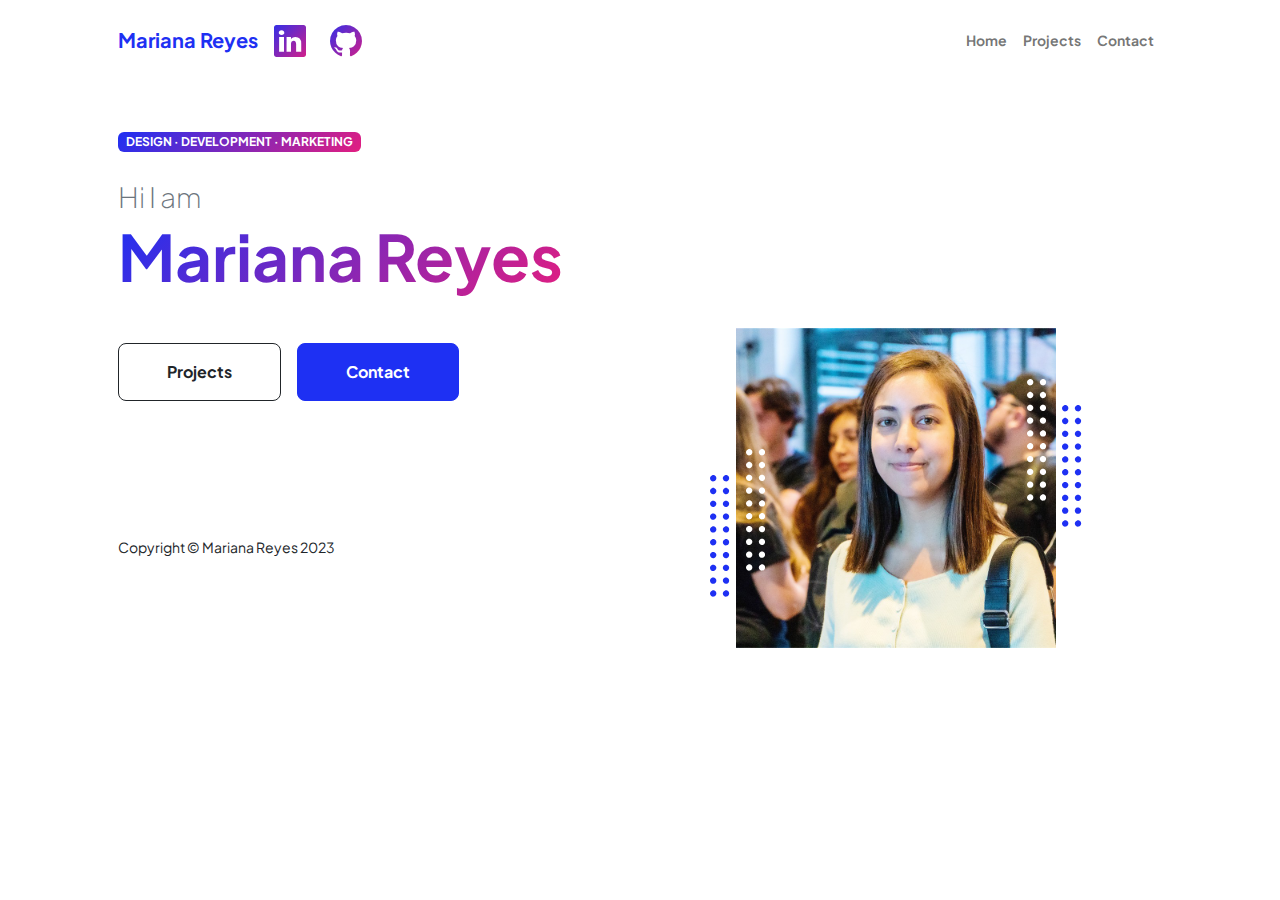
<file: index.html>
<!DOCTYPE html>
<html lang="en">
    <head>
        <meta charset="utf-8" />
        <meta name="viewport" content="width=device-width, initial-scale=1, shrink-to-fit=no" />
        <meta name="description" content="" />
        <meta name="author" content="" />
        <title>Mariana Reyes - Home</title>
        <!-- Favicon-->
        <link rel="icon" type="image/x-icon" href="assets/favicon.ico" />
        <!-- Custom Google font-->
        <link rel="preconnect" href="https://fonts.googleapis.com" />
        <link rel="preconnect" href="https://fonts.gstatic.com" crossorigin />
        <link href="https://fonts.googleapis.com/css2?family=Plus+Jakarta+Sans:wght@100;200;300;400;500;600;700;800;900&amp;display=swap" rel="stylesheet" />
        <!-- Bootstrap icons-->
        <link href="https://cdn.jsdelivr.net/npm/bootstrap-icons@1.8.1/font/bootstrap-icons.css" rel="stylesheet" />
        <!-- Core theme CSS (includes Bootstrap)-->
        <link href="css/styles.css" rel="stylesheet" />
    </head>
    <body class="d-flex flex-column h-100">
        <main class="flex-shrink-0">
            <!-- Navigation-->
            <nav class="navbar navbar-expand-lg navbar-light bg-white py-3">
                <div class="container px-5">
                    <a class="navbar-brand" href="index.html"><span class="fw-bolder text-primary">Mariana Reyes</span></a>
                    <div class="d-flex justify-content-center fs-2 gap-4">
                        <a class="text-gradient" href="https://www.linkedin.com/in/marianareyess01/"><i class="bi bi-linkedin"></i></a>
                        <a class="text-gradient" href="https://github.com/marykings01"><i class="bi bi-github"></i></a>
                    </div>
                    <button class="navbar-toggler" type="button" data-bs-toggle="collapse" data-bs-target="#navbarSupportedContent" aria-controls="navbarSupportedContent" aria-expanded="false" aria-label="Toggle navigation"><span class="navbar-toggler-icon"></span></button>
                    <div class="collapse navbar-collapse" id="navbarSupportedContent">
                        <ul class="navbar-nav ms-auto mb-2 mb-lg-0 small fw-bolder">
                            <li class="nav-item"><a class="nav-link" href="index.html">Home</a></li>
                            <li class="nav-item"><a class="nav-link" href="projects.html">Projects</a></li>
                            <li class="nav-item"><a class="nav-link" href="contact.html">Contact</a></li>
                        </ul>
                    </div>
                </div>
            </nav>
           <!-- Header-->
<header class="py-5">
    <div class="container px-5 pb-5">
        <div class="row gx-5 align-items-center justify-content-center">
            <div style="display: flex; flex-direction: row;">
                <div class="col-xxl-5">
                    <!-- Header text content-->
                    <div class="text-start">
                        <div class="badge bg-gradient-primary-to-secondary text-white mb-4">
                            <div class="text-uppercase">Design &middot; Development &middot; Marketing</div>
                        </div>
                        <div class="fs-3 fw-light text-muted">Hi I am</div>
                        <h1 class="display-3 fw-bolder mb-5"><span class="text-gradient d-inline">Mariana Reyes</span></h1>
                        <div class="d-grid gap-3 d-sm-flex justify-content-sm-start justify-content-xxl-start mb-3">
                            <a class="btn btn-outline-dark btn-lg px-5 py-3 fs-6 fw-bolder" href="projects.html">Projects</a>
                            <a class="btn btn-primary btn-lg px-5 py-3 me-sm-3 fs-6 fw-bolder" href="contact.html">Contact</a>
                        </div>
                    </div>
                </div>
                <div class="col-xxl-7" style="margin-left: 30px;">
                    <!-- Header profile picture-->
                    <div class="d-flex justify-content-center mt-5 mt-xxl-0">
                        <div class="profile bg-gradient-primary-to-secondary">
                            <!-- TIP: For best results, use a photo with a transparent background like the demo example below-->
                            <!-- Watch a tutorial on how to do this on YouTube (link)-->
                            <img class="profile-img" src="assets/mariana.jpg" alt="..." />
                            <div class="dots-1">
                                        <!-- SVG Dots-->
                                        <svg version="1.1" xmlns="http://www.w3.org/2000/svg" xmlns:xlink="http://www.w3.org/1999/xlink" x="0px" y="0px" viewBox="0 0 191.6 1215.4" style="enable-background: new 0 0 191.6 1215.4" xml:space="preserve">
                                            <g transform="translate(0.000000,1280.000000) scale(0.100000,-0.100000)">
                                                <path d="M227.7,12788.6c-105-35-200-141-222-248c-43-206,163-412,369-369c155,32,275,190,260,339c-11,105-90,213-190,262        C383.7,12801.6,289.7,12808.6,227.7,12788.6z"></path>
                                                <path d="M1507.7,12788.6c-151-50-253-216-222-362c25-119,136-230,254-255c194-41,395,142,375,339c-11,105-90,213-190,262        C1663.7,12801.6,1569.7,12808.6,1507.7,12788.6z"></path>
                                                <path d="M227.7,11508.6c-105-35-200-141-222-248c-43-206,163-412,369-369c155,32,275,190,260,339c-11,105-90,213-190,262        C383.7,11521.6,289.7,11528.6,227.7,11508.6z"></path>
                                                <path d="M1507.7,11508.6c-151-50-253-216-222-362c25-119,136-230,254-255c194-41,395,142,375,339c-11,105-90,213-190,262        C1663.7,11521.6,1569.7,11528.6,1507.7,11508.6z"></path>
                                                <path d="M227.7,10228.6c-105-35-200-141-222-248c-43-206,163-412,369-369c155,32,275,190,260,339c-11,105-90,213-190,262        C383.7,10241.6,289.7,10248.6,227.7,10228.6z"></path>
                                                <path d="M1507.7,10228.6c-105-35-200-141-222-248c-43-206,163-412,369-369c155,32,275,190,260,339c-11,105-90,213-190,262        C1663.7,10241.6,1569.7,10248.6,1507.7,10228.6z"></path>
                                                <path d="M227.7,8948.6c-105-35-200-141-222-248c-43-206,163-412,369-369c155,32,275,190,260,339c-11,105-90,213-190,262        C383.7,8961.6,289.7,8968.6,227.7,8948.6z"></path>
                                                <path d="M1507.7,8948.6c-105-35-200-141-222-248c-43-206,163-412,369-369c155,32,275,190,260,339c-11,105-90,213-190,262        C1663.7,8961.6,1569.7,8968.6,1507.7,8948.6z"></path>
                                                <path d="M227.7,7668.6c-105-35-200-141-222-248c-43-206,163-412,369-369c155,32,275,190,260,339c-11,105-90,213-190,262        C383.7,7681.6,289.7,7688.6,227.7,7668.6z"></path>
                                                <path d="M1507.7,7668.6c-105-35-200-141-222-248c-43-206,163-412,369-369c155,32,275,190,260,339c-11,105-90,213-190,262        C1663.7,7681.6,1569.7,7688.6,1507.7,7668.6z"></path>
                                                <path d="M227.7,6388.6c-105-35-200-141-222-248c-43-206,163-412,369-369c155,32,275,190,260,339c-11,105-90,213-190,262        C383.7,6401.6,289.7,6408.6,227.7,6388.6z"></path>
                                                <path d="M1507.7,6388.6c-105-35-200-141-222-248c-43-206,163-412,369-369c155,32,275,190,260,339c-11,105-90,213-190,262        C1663.7,6401.6,1569.7,6408.6,1507.7,6388.6z"></path>
                                                <path d="M227.7,5108.6c-105-35-200-141-222-248c-43-206,163-412,369-369c155,32,275,190,260,339c-11,105-90,213-190,262        C383.7,5121.6,289.7,5128.6,227.7,5108.6z"></path>
                                                <path d="M1507.7,5108.6c-105-35-200-141-222-248c-43-206,163-412,369-369c155,32,275,190,260,339c-11,105-90,213-190,262        C1663.7,5121.6,1569.7,5128.6,1507.7,5108.6z"></path>
                                                <path d="M227.7,3828.6c-105-35-200-141-222-248c-43-206,163-412,369-369c155,32,275,190,260,339c-11,105-90,213-190,262        C383.7,3841.6,289.7,3848.6,227.7,3828.6z"></path>
                                                <path d="M1507.7,3828.6c-105-35-200-141-222-248c-43-206,163-412,369-369c155,32,275,190,260,339c-11,105-90,213-190,262        C1663.7,3841.6,1569.7,3848.6,1507.7,3828.6z"></path>
                                                <path d="M227.7,2548.6c-105-35-200-141-222-248c-43-206,163-412,369-369c155,32,275,190,260,339c-11,105-90,213-190,262        C383.7,2561.6,289.7,2568.6,227.7,2548.6z"></path>
                                                <path d="M1507.7,2548.6c-105-35-200-141-222-248c-43-206,163-412,369-369c155,32,275,190,260,339c-11,105-90,213-190,262        C1663.7,2561.6,1569.7,2568.6,1507.7,2548.6z"></path>
                                                <path d="M227.7,1268.6c-105-35-200-141-222-248c-43-206,163-412,369-369c155,32,275,190,260,339c-11,105-90,213-190,262        C383.7,1281.6,289.7,1288.6,227.7,1268.6z"></path>
                                                <path d="M1507.7,1268.6c-105-35-200-141-222-248c-43-206,163-412,369-369c155,32,275,190,260,339c-11,105-90,213-190,262        C1663.7,1281.6,1569.7,1288.6,1507.7,1268.6z"></path>
                                            </g>
                                        </svg>
                                        <!-- END of SVG dots-->
                                    </div>
                                    <div class="dots-2">
                                        <!-- SVG Dots-->
                                        <svg version="1.1" xmlns="http://www.w3.org/2000/svg" xmlns:xlink="http://www.w3.org/1999/xlink" x="0px" y="0px" viewBox="0 0 191.6 1215.4" style="enable-background: new 0 0 191.6 1215.4" xml:space="preserve">
                                            <g transform="translate(0.000000,1280.000000) scale(0.100000,-0.100000)">
                                                <path d="M227.7,12788.6c-105-35-200-141-222-248c-43-206,163-412,369-369c155,32,275,190,260,339c-11,105-90,213-190,262        C383.7,12801.6,289.7,12808.6,227.7,12788.6z"></path>
                                                <path d="M1507.7,12788.6c-151-50-253-216-222-362c25-119,136-230,254-255c194-41,395,142,375,339c-11,105-90,213-190,262        C1663.7,12801.6,1569.7,12808.6,1507.7,12788.6z"></path>
                                                <path d="M227.7,11508.6c-105-35-200-141-222-248c-43-206,163-412,369-369c155,32,275,190,260,339c-11,105-90,213-190,262        C383.7,11521.6,289.7,11528.6,227.7,11508.6z"></path>
                                                <path d="M1507.7,11508.6c-151-50-253-216-222-362c25-119,136-230,254-255c194-41,395,142,375,339c-11,105-90,213-190,262        C1663.7,11521.6,1569.7,11528.6,1507.7,11508.6z"></path>
                                                <path d="M227.7,10228.6c-105-35-200-141-222-248c-43-206,163-412,369-369c155,32,275,190,260,339c-11,105-90,213-190,262        C383.7,10241.6,289.7,10248.6,227.7,10228.6z"></path>
                                                <path d="M1507.7,10228.6c-105-35-200-141-222-248c-43-206,163-412,369-369c155,32,275,190,260,339c-11,105-90,213-190,262        C1663.7,10241.6,1569.7,10248.6,1507.7,10228.6z"></path>
                                                <path d="M227.7,8948.6c-105-35-200-141-222-248c-43-206,163-412,369-369c155,32,275,190,260,339c-11,105-90,213-190,262        C383.7,8961.6,289.7,8968.6,227.7,8948.6z"></path>
                                                <path d="M1507.7,8948.6c-105-35-200-141-222-248c-43-206,163-412,369-369c155,32,275,190,260,339c-11,105-90,213-190,262        C1663.7,8961.6,1569.7,8968.6,1507.7,8948.6z"></path>
                                                <path d="M227.7,7668.6c-105-35-200-141-222-248c-43-206,163-412,369-369c155,32,275,190,260,339c-11,105-90,213-190,262        C383.7,7681.6,289.7,7688.6,227.7,7668.6z"></path>
                                                <path d="M1507.7,7668.6c-105-35-200-141-222-248c-43-206,163-412,369-369c155,32,275,190,260,339c-11,105-90,213-190,262        C1663.7,7681.6,1569.7,7688.6,1507.7,7668.6z"></path>
                                                <path d="M227.7,6388.6c-105-35-200-141-222-248c-43-206,163-412,369-369c155,32,275,190,260,339c-11,105-90,213-190,262        C383.7,6401.6,289.7,6408.6,227.7,6388.6z"></path>
                                                <path d="M1507.7,6388.6c-105-35-200-141-222-248c-43-206,163-412,369-369c155,32,275,190,260,339c-11,105-90,213-190,262        C1663.7,6401.6,1569.7,6408.6,1507.7,6388.6z"></path>
                                                <path d="M227.7,5108.6c-105-35-200-141-222-248c-43-206,163-412,369-369c155,32,275,190,260,339c-11,105-90,213-190,262        C383.7,5121.6,289.7,5128.6,227.7,5108.6z"></path>
                                                <path d="M1507.7,5108.6c-105-35-200-141-222-248c-43-206,163-412,369-369c155,32,275,190,260,339c-11,105-90,213-190,262        C1663.7,5121.6,1569.7,5128.6,1507.7,5108.6z"></path>
                                                <path d="M227.7,3828.6c-105-35-200-141-222-248c-43-206,163-412,369-369c155,32,275,190,260,339c-11,105-90,213-190,262        C383.7,3841.6,289.7,3848.6,227.7,3828.6z"></path>
                                                <path d="M1507.7,3828.6c-105-35-200-141-222-248c-43-206,163-412,369-369c155,32,275,190,260,339c-11,105-90,213-190,262        C1663.7,3841.6,1569.7,3848.6,1507.7,3828.6z"></path>
                                                <path d="M227.7,2548.6c-105-35-200-141-222-248c-43-206,163-412,369-369c155,32,275,190,260,339c-11,105-90,213-190,262        C383.7,2561.6,289.7,2568.6,227.7,2548.6z"></path>
                                                <path d="M1507.7,2548.6c-105-35-200-141-222-248c-43-206,163-412,369-369c155,32,275,190,260,339c-11,105-90,213-190,262        C1663.7,2561.6,1569.7,2568.6,1507.7,2548.6z"></path>
                                                <path d="M227.7,1268.6c-105-35-200-141-222-248c-43-206,163-412,369-369c155,32,275,190,260,339c-11,105-90,213-190,262        C383.7,1281.6,289.7,1288.6,227.7,1268.6z"></path>
                                                <path d="M1507.7,1268.6c-105-35-200-141-222-248c-43-206,163-412,369-369c155,32,275,190,260,339c-11,105-90,213-190,262        C1663.7,1281.6,1569.7,1288.6,1507.7,1268.6z"></path>
                                            </g>
                                        </svg>
                                        <!-- END of SVG dots-->
                                    </div>
                                    <div class="dots-3">
                                        <!-- SVG Dots-->
                                        <svg version="1.1" xmlns="http://www.w3.org/2000/svg" xmlns:xlink="http://www.w3.org/1999/xlink" x="0px" y="0px" viewBox="0 0 191.6 1215.4" style="enable-background: new 0 0 191.6 1215.4" xml:space="preserve">
                                            <g transform="translate(0.000000,1280.000000) scale(0.100000,-0.100000)">
                                                <path d="M227.7,12788.6c-105-35-200-141-222-248c-43-206,163-412,369-369c155,32,275,190,260,339c-11,105-90,213-190,262        C383.7,12801.6,289.7,12808.6,227.7,12788.6z"></path>
                                                <path d="M1507.7,12788.6c-151-50-253-216-222-362c25-119,136-230,254-255c194-41,395,142,375,339c-11,105-90,213-190,262        C1663.7,12801.6,1569.7,12808.6,1507.7,12788.6z"></path>
                                                <path d="M227.7,11508.6c-105-35-200-141-222-248c-43-206,163-412,369-369c155,32,275,190,260,339c-11,105-90,213-190,262        C383.7,11521.6,289.7,11528.6,227.7,11508.6z"></path>
                                                <path d="M1507.7,11508.6c-151-50-253-216-222-362c25-119,136-230,254-255c194-41,395,142,375,339c-11,105-90,213-190,262        C1663.7,11521.6,1569.7,11528.6,1507.7,11508.6z"></path>
                                                <path d="M227.7,10228.6c-105-35-200-141-222-248c-43-206,163-412,369-369c155,32,275,190,260,339c-11,105-90,213-190,262        C383.7,10241.6,289.7,10248.6,227.7,10228.6z"></path>
                                                <path d="M1507.7,10228.6c-105-35-200-141-222-248c-43-206,163-412,369-369c155,32,275,190,260,339c-11,105-90,213-190,262        C1663.7,10241.6,1569.7,10248.6,1507.7,10228.6z"></path>
                                                <path d="M227.7,8948.6c-105-35-200-141-222-248c-43-206,163-412,369-369c155,32,275,190,260,339c-11,105-90,213-190,262        C383.7,8961.6,289.7,8968.6,227.7,8948.6z"></path>
                                                <path d="M1507.7,8948.6c-105-35-200-141-222-248c-43-206,163-412,369-369c155,32,275,190,260,339c-11,105-90,213-190,262        C1663.7,8961.6,1569.7,8968.6,1507.7,8948.6z"></path>
                                                <path d="M227.7,7668.6c-105-35-200-141-222-248c-43-206,163-412,369-369c155,32,275,190,260,339c-11,105-90,213-190,262        C383.7,7681.6,289.7,7688.6,227.7,7668.6z"></path>
                                                <path d="M1507.7,7668.6c-105-35-200-141-222-248c-43-206,163-412,369-369c155,32,275,190,260,339c-11,105-90,213-190,262        C1663.7,7681.6,1569.7,7688.6,1507.7,7668.6z"></path>
                                                <path d="M227.7,6388.6c-105-35-200-141-222-248c-43-206,163-412,369-369c155,32,275,190,260,339c-11,105-90,213-190,262        C383.7,6401.6,289.7,6408.6,227.7,6388.6z"></path>
                                                <path d="M1507.7,6388.6c-105-35-200-141-222-248c-43-206,163-412,369-369c155,32,275,190,260,339c-11,105-90,213-190,262        C1663.7,6401.6,1569.7,6408.6,1507.7,6388.6z"></path>
                                                <path d="M227.7,5108.6c-105-35-200-141-222-248c-43-206,163-412,369-369c155,32,275,190,260,339c-11,105-90,213-190,262        C383.7,5121.6,289.7,5128.6,227.7,5108.6z"></path>
                                                <path d="M1507.7,5108.6c-105-35-200-141-222-248c-43-206,163-412,369-369c155,32,275,190,260,339c-11,105-90,213-190,262        C1663.7,5121.6,1569.7,5128.6,1507.7,5108.6z"></path>
                                                <path d="M227.7,3828.6c-105-35-200-141-222-248c-43-206,163-412,369-369c155,32,275,190,260,339c-11,105-90,213-190,262        C383.7,3841.6,289.7,3848.6,227.7,3828.6z"></path>
                                                <path d="M1507.7,3828.6c-105-35-200-141-222-248c-43-206,163-412,369-369c155,32,275,190,260,339c-11,105-90,213-190,262        C1663.7,3841.6,1569.7,3848.6,1507.7,3828.6z"></path>
                                                <path d="M227.7,2548.6c-105-35-200-141-222-248c-43-206,163-412,369-369c155,32,275,190,260,339c-11,105-90,213-190,262        C383.7,2561.6,289.7,2568.6,227.7,2548.6z"></path>
                                                <path d="M1507.7,2548.6c-105-35-200-141-222-248c-43-206,163-412,369-369c155,32,275,190,260,339c-11,105-90,213-190,262        C1663.7,2561.6,1569.7,2568.6,1507.7,2548.6z"></path>
                                                <path d="M227.7,1268.6c-105-35-200-141-222-248c-43-206,163-412,369-369c155,32,275,190,260,339c-11,105-90,213-190,262        C383.7,1281.6,289.7,1288.6,227.7,1268.6z"></path>
                                                <path d="M1507.7,1268.6c-105-35-200-141-222-248c-43-206,163-412,369-369c155,32,275,190,260,339c-11,105-90,213-190,262        C1663.7,1281.6,1569.7,1288.6,1507.7,1268.6z"></path>
                                            </g>
                                        </svg>
                                        <!-- END of SVG dots-->
                                    </div>
                                    <div class="dots-4">
                                        <!-- SVG Dots-->
                                        <svg version="1.1" xmlns="http://www.w3.org/2000/svg" xmlns:xlink="http://www.w3.org/1999/xlink" x="0px" y="0px" viewBox="0 0 191.6 1215.4" style="enable-background: new 0 0 191.6 1215.4" xml:space="preserve">
                                            <g transform="translate(0.000000,1280.000000) scale(0.100000,-0.100000)">
                                                <path d="M227.7,12788.6c-105-35-200-141-222-248c-43-206,163-412,369-369c155,32,275,190,260,339c-11,105-90,213-190,262        C383.7,12801.6,289.7,12808.6,227.7,12788.6z"></path>
                                                <path d="M1507.7,12788.6c-151-50-253-216-222-362c25-119,136-230,254-255c194-41,395,142,375,339c-11,105-90,213-190,262        C1663.7,12801.6,1569.7,12808.6,1507.7,12788.6z"></path>
                                                <path d="M227.7,11508.6c-105-35-200-141-222-248c-43-206,163-412,369-369c155,32,275,190,260,339c-11,105-90,213-190,262        C383.7,11521.6,289.7,11528.6,227.7,11508.6z"></path>
                                                <path d="M1507.7,11508.6c-151-50-253-216-222-362c25-119,136-230,254-255c194-41,395,142,375,339c-11,105-90,213-190,262        C1663.7,11521.6,1569.7,11528.6,1507.7,11508.6z"></path>
                                                <path d="M227.7,10228.6c-105-35-200-141-222-248c-43-206,163-412,369-369c155,32,275,190,260,339c-11,105-90,213-190,262        C383.7,10241.6,289.7,10248.6,227.7,10228.6z"></path>
                                                <path d="M1507.7,10228.6c-105-35-200-141-222-248c-43-206,163-412,369-369c155,32,275,190,260,339c-11,105-90,213-190,262        C1663.7,10241.6,1569.7,10248.6,1507.7,10228.6z"></path>
                                                <path d="M227.7,8948.6c-105-35-200-141-222-248c-43-206,163-412,369-369c155,32,275,190,260,339c-11,105-90,213-190,262        C383.7,8961.6,289.7,8968.6,227.7,8948.6z"></path>
                                                <path d="M1507.7,8948.6c-105-35-200-141-222-248c-43-206,163-412,369-369c155,32,275,190,260,339c-11,105-90,213-190,262        C1663.7,8961.6,1569.7,8968.6,1507.7,8948.6z"></path>
                                                <path d="M227.7,7668.6c-105-35-200-141-222-248c-43-206,163-412,369-369c155,32,275,190,260,339c-11,105-90,213-190,262        C383.7,7681.6,289.7,7688.6,227.7,7668.6z"></path>
                                                <path d="M1507.7,7668.6c-105-35-200-141-222-248c-43-206,163-412,369-369c155,32,275,190,260,339c-11,105-90,213-190,262        C1663.7,7681.6,1569.7,7688.6,1507.7,7668.6z"></path>
                                                <path d="M227.7,6388.6c-105-35-200-141-222-248c-43-206,163-412,369-369c155,32,275,190,260,339c-11,105-90,213-190,262        C383.7,6401.6,289.7,6408.6,227.7,6388.6z"></path>
                                                <path d="M1507.7,6388.6c-105-35-200-141-222-248c-43-206,163-412,369-369c155,32,275,190,260,339c-11,105-90,213-190,262        C1663.7,6401.6,1569.7,6408.6,1507.7,6388.6z"></path>
                                                <path d="M227.7,5108.6c-105-35-200-141-222-248c-43-206,163-412,369-369c155,32,275,190,260,339c-11,105-90,213-190,262        C383.7,5121.6,289.7,5128.6,227.7,5108.6z"></path>
                                                <path d="M1507.7,5108.6c-105-35-200-141-222-248c-43-206,163-412,369-369c155,32,275,190,260,339c-11,105-90,213-190,262        C1663.7,5121.6,1569.7,5128.6,1507.7,5108.6z"></path>
                                                <path d="M227.7,3828.6c-105-35-200-141-222-248c-43-206,163-412,369-369c155,32,275,190,260,339c-11,105-90,213-190,262        C383.7,3841.6,289.7,3848.6,227.7,3828.6z"></path>
                                                <path d="M1507.7,3828.6c-105-35-200-141-222-248c-43-206,163-412,369-369c155,32,275,190,260,339c-11,105-90,213-190,262        C1663.7,3841.6,1569.7,3848.6,1507.7,3828.6z"></path>
                                                <path d="M227.7,2548.6c-105-35-200-141-222-248c-43-206,163-412,369-369c155,32,275,190,260,339c-11,105-90,213-190,262        C383.7,2561.6,289.7,2568.6,227.7,2548.6z"></path>
                                                <path d="M1507.7,2548.6c-105-35-200-141-222-248c-43-206,163-412,369-369c155,32,275,190,260,339c-11,105-90,213-190,262        C1663.7,2561.6,1569.7,2568.6,1507.7,2548.6z"></path>
                                                <path d="M227.7,1268.6c-105-35-200-141-222-248c-43-206,163-412,369-369c155,32,275,190,260,339c-11,105-90,213-190,262        C383.7,1281.6,289.7,1288.6,227.7,1268.6z"></path>
                                                <path d="M1507.7,1268.6c-105-35-200-141-222-248c-43-206,163-412,369-369c155,32,275,190,260,339c-11,105-90,213-190,262        C1663.7,1281.6,1569.7,1288.6,1507.7,1268.6z"></path>
                                            </g>
                                        </svg>
                                        <!-- END of SVG dots-->
                                    </div>
                                </div>
                            </div>
                        </div>
                    </div>
                </div>
            </header>
        <!-- Footer-->
        <footer class="bg-white py-4 mt-auto">
            <div class="container px-5">
                <div class="row align-items-center justify-content-between flex-column flex-sm-row">
                    <div class="col-auto"><div class="small m-0">Copyright &copy; Mariana Reyes 2023</div></div>
                </div>
            </div>
        </footer>
        <!-- Bootstrap core JS-->
        <script src="https://cdn.jsdelivr.net/npm/bootstrap@5.2.3/dist/js/bootstrap.bundle.min.js"></script>
        <!-- Core theme JS-->
        <script src="js/scripts.js"></script>
    </body>
</html>
</file>
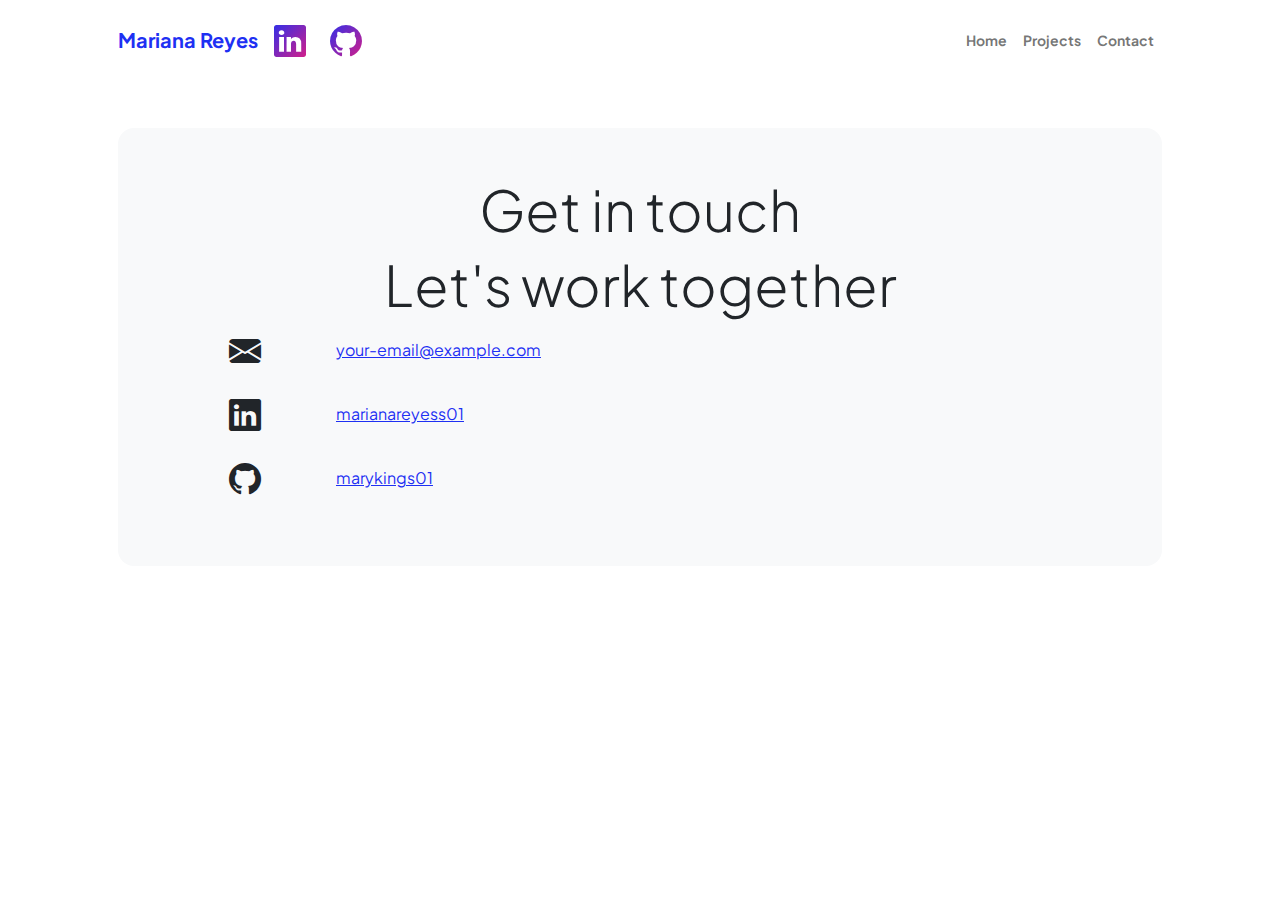
<file: contact.html>
<!DOCTYPE html>
<html lang="en">
    <head>
        <meta charset="utf-8" />
        <meta name="viewport" content="width=device-width, initial-scale=1, shrink-to-fit=no" />
        <meta name="description" content />
        <meta name="author" content />
        <title>Mariana Reyes - Contact</title>
        <!-- Favicon-->
        <link rel="icon" type="image/x-icon" href="assets/favicon.ico" />
        <!-- Custom Google font-->
        <link rel="preconnect" href="https://fonts.googleapis.com" />
        <link rel="preconnect" href="https://fonts.gstatic.com" crossorigin />
        <link href="https://fonts.googleapis.com/css2?family=Plus+Jakarta+Sans:wght@100;200;300;400;500;600;700;800;900&amp;display=swap" rel="stylesheet" />
        <!-- Bootstrap icons-->
        <link href="https://cdn.jsdelivr.net/npm/bootstrap-icons@1.8.1/font/bootstrap-icons.css" rel="stylesheet" />
        <!-- Core theme CSS (includes Bootstrap)-->
        <link href="css/styles.css" rel="stylesheet" />
    </head>
    <body class="d-flex flex-column">
        <main class="flex-shrink-0">
          <!-- Navigation-->
          <nav class="navbar navbar-expand-lg navbar-light bg-white py-3">
            <div class="container px-5">
                <a class="navbar-brand" href="index.html"><span class="fw-bolder text-primary">Mariana Reyes</span></a>
                <div class="d-flex justify-content-center fs-2 gap-4">
                    <a class="text-gradient" href="https://www.linkedin.com/in/marianareyess01/"><i class="bi bi-linkedin"></i></a>
                    <a class="text-gradient" href="https://github.com/marykings01"><i class="bi bi-github"></i></a>
                </div>
                <button class="navbar-toggler" type="button" data-bs-toggle="collapse" data-bs-target="#navbarSupportedContent" aria-controls="navbarSupportedContent" aria-expanded="false" aria-label="Toggle navigation"><span class="navbar-toggler-icon"></span></button>
                <div class="collapse navbar-collapse" id="navbarSupportedContent">
                    <ul class="navbar-nav ms-auto mb-2 mb-lg-0 small fw-bolder">
                        <li class="nav-item"><a class="nav-link" href="index.html">Home</a></li>
                        <li class="nav-item"><a class="nav-link" href="projects.html">Projects</a></li>
                        <li class="nav-item"><a class="nav-link" href="contact.html">Contact</a></li>
                    </ul>
                </div>
            </div>
        </nav>
            <!-- Page content-->
            <section class="py-5">
                <div class="container px-5">
                    <!-- Contact page-->
                    <div class="bg-light rounded-4 py-5 px-4 px-md-5">
                        <div id="contactInfo" class="container">
                            <!-- Get in touch header-->
                            <div class="row">
                                <div class="col text-center">
                                    <h2 class="display-4">Get in touch</h2>
                                </div>
                            </div>
                            <!-- Let's work together header-->
                            <div class="row">
                                <div class="col text-center">
                                    <h2 class="display-4">Let's work together</h2>
                                </div>
                            </div>
                            <!-- Email address-->
                            <div class="row align-items-center mb-3">
                                <div class="col-2 text-center fs-2">
                                    <i class="bi bi-envelope-fill"></i>
                                </div>
                                <div class="col-10">
                                    <a href="mailto:your-email@example.com">your-email@example.com</a>
                                </div>
                            </div>
                            
                            <!-- LinkedIn Profile-->
                            <div class="row align-items-center mb-3">
                                <div class="col-2 text-center fs-2">
                                    <i class="bi bi-linkedin"></i>
                                </div>
                                <div class="col-10">
                                    <a href="https://www.linkedin.com/in/marianareyess01/">marianareyess01</a>
                                </div>
                            </div>
                            
                            <!-- GitHub Profile-->
                            <div class="row align-items-center mb-3">
                                <div class="col-2 text-center fs-2">
                                    <i class="bi bi-github"></i>
                                </div>
                                <div class="col-10">
                                    <a href="https://github.com/marykings01/">marykings01</a>
                                </div>
                            </div>
                        
                        </div>
                        
                            </div>
                        </div>
                    </div>
                </div>
            </section>
        </main>
        <!-- Bootstrap core JS-->
        <script src="https://cdn.jsdelivr.net/npm/bootstrap@5.2.3/dist/js/bootstrap.bundle.min.js"></script>
        <!-- Core theme JS-->
        <script src="js/scripts.js"></script>
        <!-- * * * * * * * * * * * * * * * * * * * * * * * * * * * * * * * * * * * * * * * *-->
        <!-- * *                               SB Forms JS                               * *-->
        <!-- * * Activate your form at https://startbootstrap.com/solution/contact-forms * *-->
        <!-- * * * * * * * * * * * * * * * * * * * * * * * * * * * * * * * * * * * * * * * *-->
        <script src="https://cdn.startbootstrap.com/sb-forms-latest.js"></script>
    </body>
</html>
</file>
